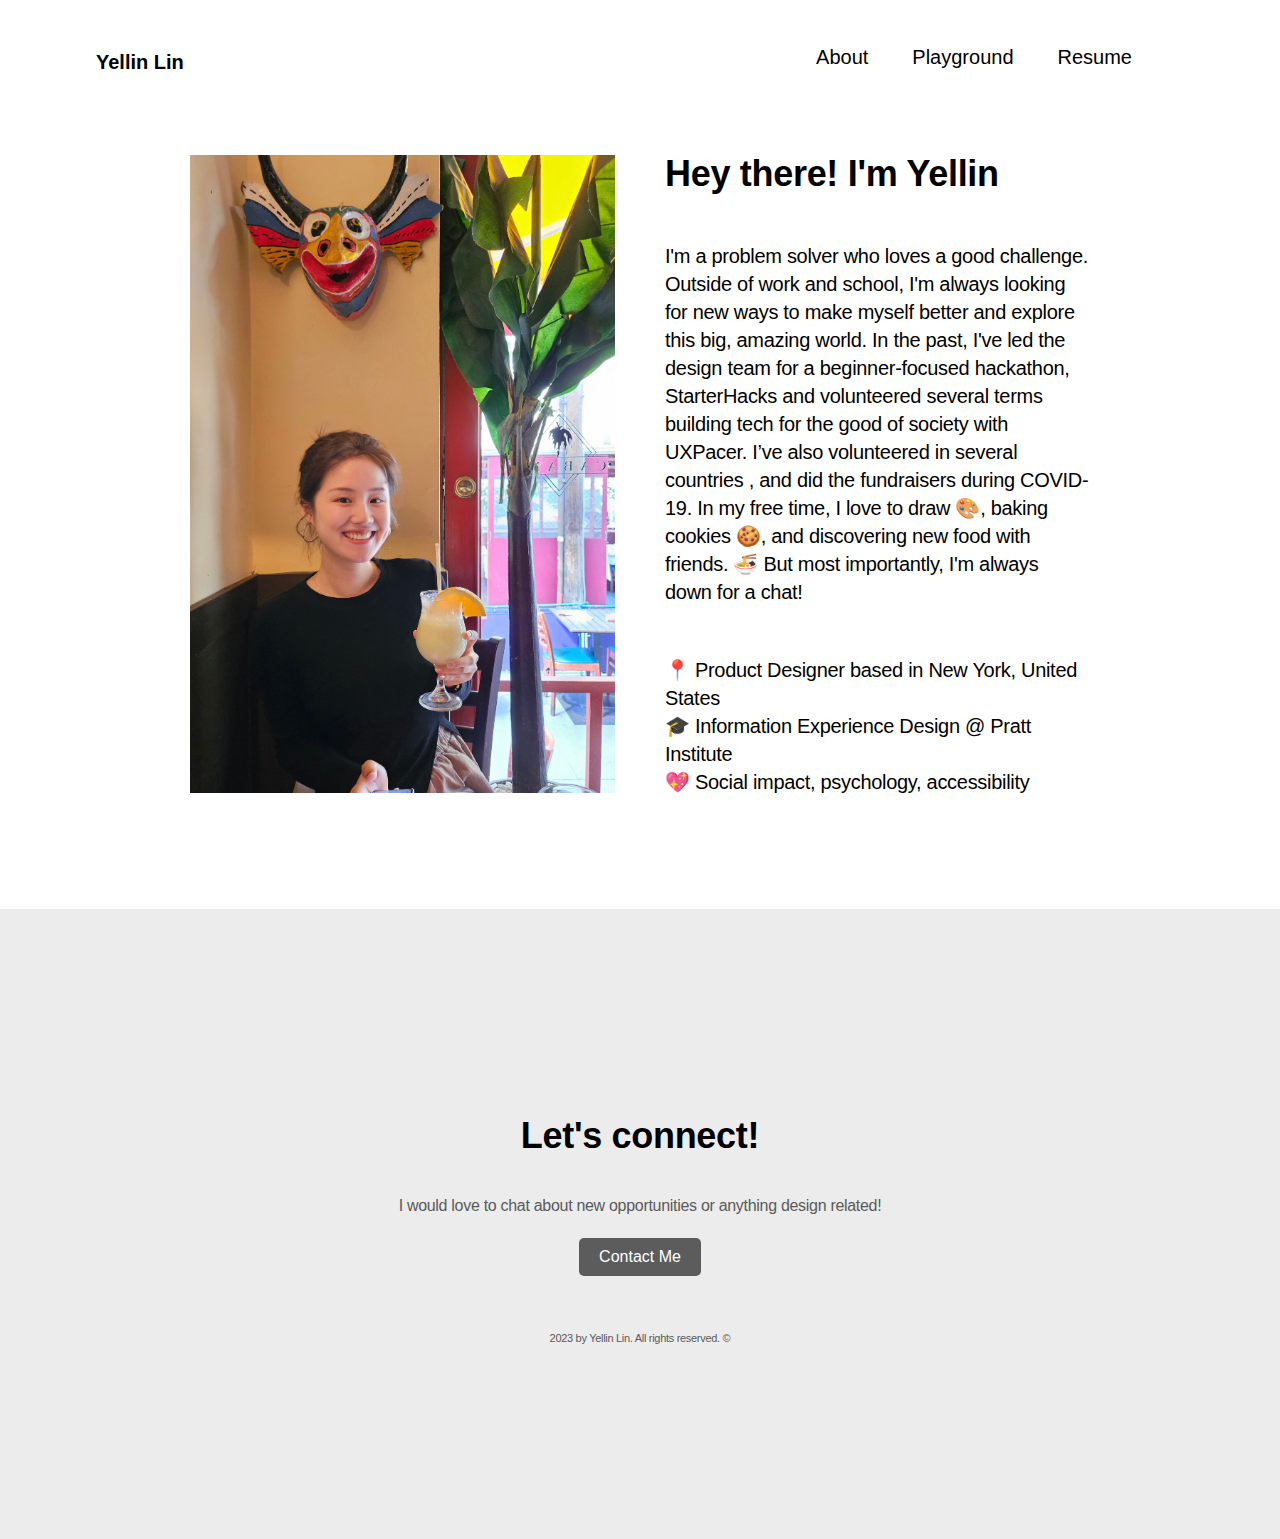
<file: about.html>
<!DOCTYPE html>
<html lang="eng">

    <head>
        <meta charset="utf-8">
        <meta name="viewport" content="width=device-width,initial-scale=1.0">
        <title>About</title>
        <link rel="stylesheet" href="about.css" />
    </head>

<body>
    <body>
        <header>
            <nav>
                <a href="index.html">
                    <div class="name">Yellin Lin</div>
                    </a>
                <ul class="nav_links">
                    <li><a href="about.html">About</a></li>
                    <li><a href="playground.html">Playground</a></li>
                    <li><a href="resume.html">Resume</a></li>
                </ul>
            </image>
        </header>

    <div class="flex-container">
        <div class="left-side">
            <img src="images/me.jpg" alt="Image" class="vertical-image">
        </div>
        <div class="right-side">
            <h1>Hey there! I'm Yellin</h1>
            
            <p>I'm a problem solver who loves a good challenge. Outside of work and school, 
                I'm always looking for new ways to make myself better and explore this big, 
                amazing world. In the past, I've led the design team for a beginner-focused hackathon, 
                StarterHacks and volunteered several terms building tech for the good of society with UXPacer. 
                I’ve also volunteered in several countries , and did the fundraisers during COVID-19. 
                In my free time, I love to draw 🎨, baking cookies 🍪, and discovering new food with friends. 
                🍜 But most importantly, I'm always down for a chat!</p>

            <p class="break">📍 Product Designer based in New York, United States</p>
            <p>🎓 Information Experience Design @ Pratt Institute</p> 
            <p>💖 Social impact, psychology, accessibility</p>
        </div>
    </div>

    <br></br><br></br>
    <div class="flex-container-3">
        <div class="centered-content">
            <p class="connect">Let's connect!</p>
            <p class="connect-detail">I would love to chat about new opportunities or anything design related!</p>
            <button class="contact-button">Contact Me</button>
        
            <footer>2023 by Yellin Lin. All rights reserved. &copy;</footer>
        </div>
    </div>

</body>
</file>
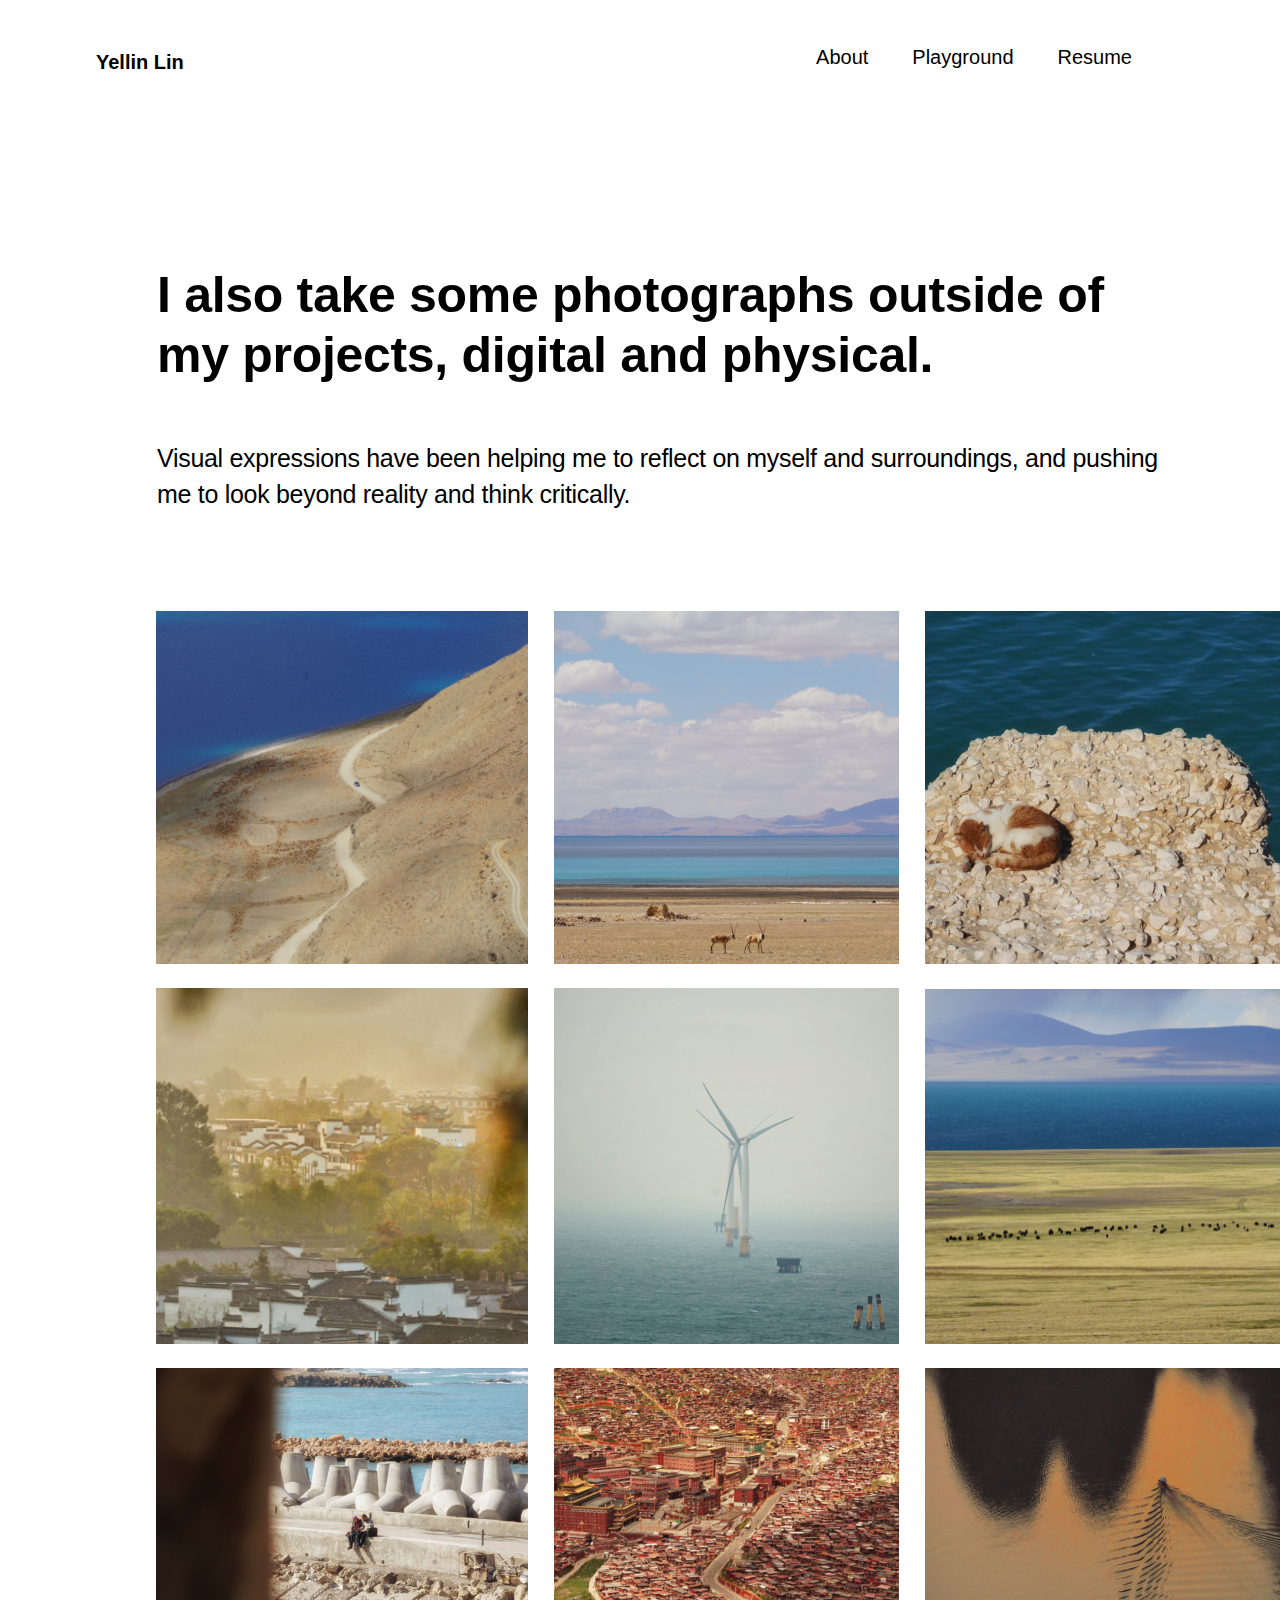
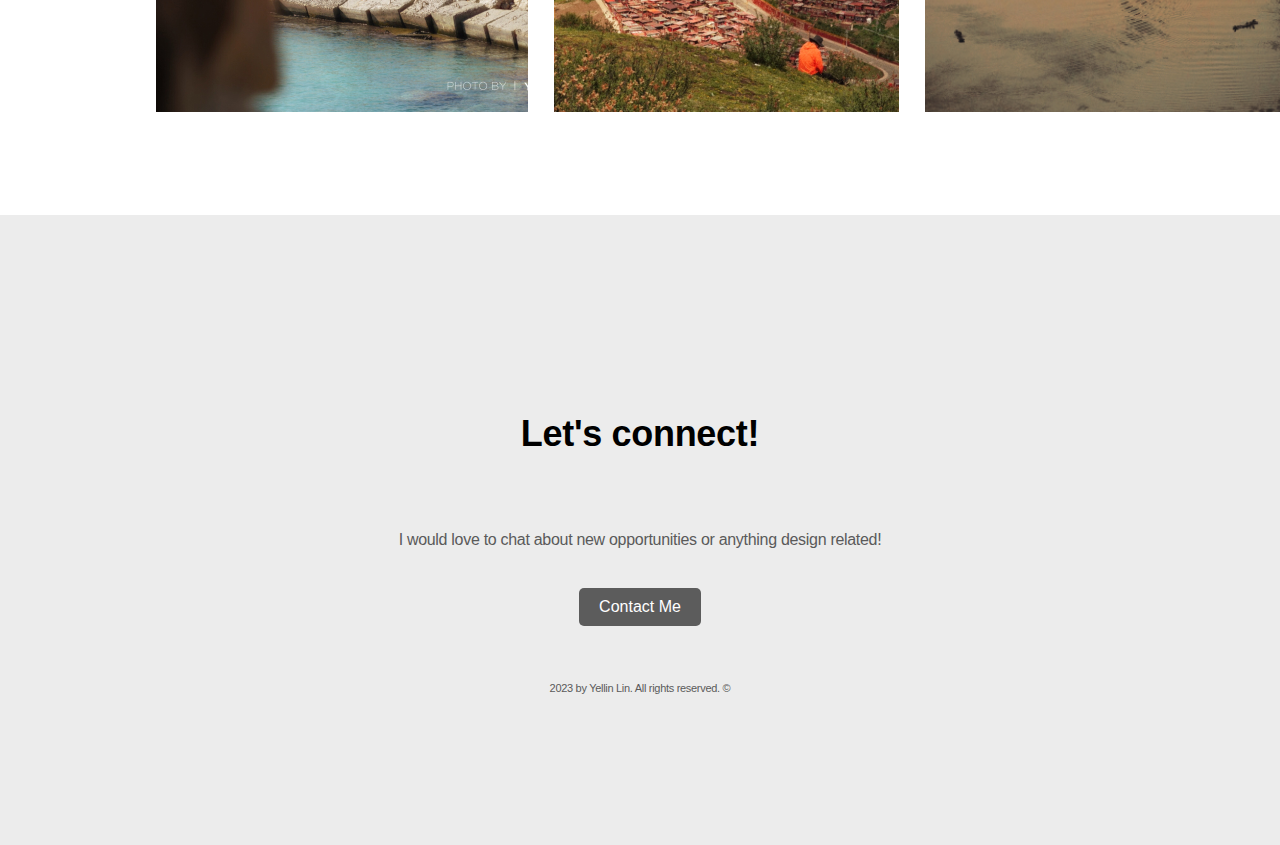
<file: playground.html>
<!DOCTYPE html>
<html lang="eng">

    <head>
        <meta charset="utf-8">
        <meta name="viewport" content="width=device-width,initial-scale=1.0">
        <title>About</title>
        <link rel="stylesheet" href="playground.css" />
    </head>

  <body>
    <header>
      <nav>
        <a href="index.html">
          <div class="name">Yellin Lin</div>
          </a>
          <ul class="nav_links">
              <li><a href="about.html">About</a></li>
              <li><a href="playground.html">Playground</a></li>
              <li><a href="resume.html">Resume</a></li>
          </ul>
      </image>
  </header>
    <div class="sandbox">
      <div class="div">
        <p class="p">
          Visual expressions have been helping me to reflect on myself and surroundings, and pushing me to look beyond
          reality and think critically.
        </p>
        <p class="text-wrapper-5">I also take some photographs outside of my projects, digital and physical.</p>


        </div>
        <div class="group">
          <img class="img" src="images/1.jpg" />
          <img class="img-2" src="images/2.jpg" />
          <img class="img-3" src="images/3.jpg" />
          <img class="img-4" src="images/4.jpg" />
          <img class="img-5" src="images/5.jpg" />
          <img class="img-6" src="images/6.jpg" />
          <img class="img-7" src="images/7.jpg" />
          <img class="img-8" src="images/8.jpg" />
          <img class="img-9" src="images/9.jpg" />
        </div>
      </div>
    
    <div class="flex-container-3">
      <div class="centered-content">
          <p class="connect">Let's connect!</p>
          <p class="connect-detail">I would love to chat about new opportunities or anything design related!</p>
          <button class="contact-button">Contact Me</button>
      
          <footer>2023 by Yellin Lin. All rights reserved. &copy;</footer>
      </div>
  </div>
  </body>
</html>
</file>
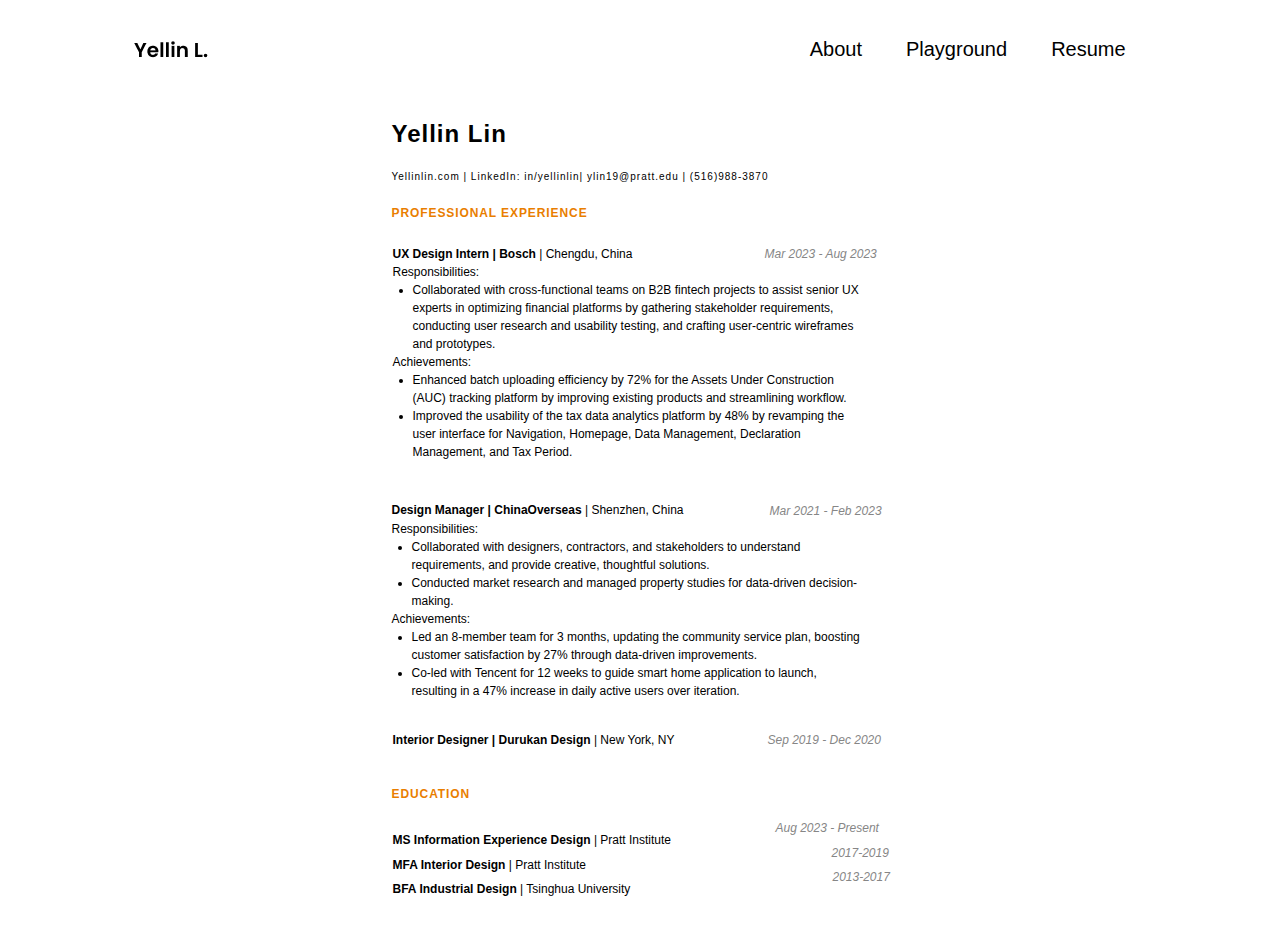
<file: resume.html>
<!DOCTYPE html>
<html lang="eng">

    <head>
        <meta charset="utf-8">
        <meta name="viewport" content="width=device-width,initial-scale=1.0">
        <title>Resume</title>
        <link rel="stylesheet" href="resume.css" />
    </head>
    
  <body>
    <header>
      <image class="logo" src="images/logo.png" alt="logo">
      <nav>
          <ul class="nav_links">
              <li><a href="about.html">About</a></li>
              <li><a href="playground.html">Playground</a></li>
              <li><a href="resume.html">Resume</a></li>
          </ul>
      </image>
  </header>
    <div class="resume">
      <div class="div">
        <div class="name">Yellin Lin</div>

        <p class="contact-info">
          <span class="info-detail">Yellinlin.com | LinkedIn: in/yellinlin| ylin19@pratt.edu | (516)988-3870</span>
        </p>

        <section>
          <div class="professional-experience">PROFESSIONAL EXPERIENCE</div>
          <p class="date-1">Mar 2023 - Aug 2023</p>
          <p class="UX-design-intern">
            <span class="title">UX Design Intern | Bosch</span>
            <span class="subtitle"> | Chengdu, China</span>
         </p>
          <div class="ux-experience">
           <ul>
             <li class="text">
               Responsibilities:
              <ul class="ul-detail">
                  <li class="text">Collaborated with cross-functional teams on B2B fintech projects to assist senior 
                  UX experts in optimizing financial platforms by gathering stakeholder requirements, conducting user 
                   research and usability testing, and crafting user-centric wireframes and prototypes.</li>
               </ul>
             </li>
              <li class="text">
               Achievements:
               <ul class="ul-detail">
                  <li class="text">Enhanced batch uploading efficiency by 72% for the Assets Under Construction 
                    (AUC) tracking platform by improving existing products and streamlining workflow.</li>
                  <li class="text">Improved the usability of the tax data analytics platform by 48% by revamping 
                    the user interface for Navigation, Homepage, Data Management, Declaration Management, and Tax Period.</li>
               </ul>
             </li>
            </ul>
         </div>
         <p class="design-manager">
            <span class="title">Design Manager | ChinaOverseas</span>
           <span class="subtitle"> | Shenzhen, China</span>
          </p>
          <div class="design-experience">
            <ul>
             <li class="text">
                Responsibilities:
                <ul class="ul-detail">
                 <li class="text">Collaborated with designers, contractors, and stakeholders to understand requirements, and provide
                   creative, thoughtful solutions.</li>
                  <li class="text">Conducted market research and managed property studies for data-driven decision-making.</li>
                </ul>
              </li>
              <li class="text">
                Achievements:
                <ul class="ul-detail">
                  <li class="text">Led an 8-member team for 3 months, updating the community service plan, boosting customer satisfaction by
                    27% through data-driven improvements.</li>
                  <li class="text">Co-led with Tencent for 12 weeks to guide smart home application to launch, resulting in a 47% increase
                    in daily active users over iteration.</li>
              </ul>
              </li>
            </ul>
         </div>
         <p class="interior-designer">
           <span class="title">Interior Designer | Durukan Design</span>
           <span class="subtitle"> | New York, NY</span>
         </p>
        </section>

        <section>
          <div class="education-experience">EDUCATION</div>
          <p class="date-2">Mar 2021 - Feb 2023</p>
          <p class="date-3">Sep 2019 - Dec 2020</p>
          <p class="MS-information">
            <span class="title">MS Information Experience Design</span>
            <span class="subtitle">| Pratt Institute</span>
          </p>
          <div class="date-4">Aug 2023 - Present</div>
          <p class="MFA-interior-design">
            <span class="title">MFA Interior Design</span>
            <span class="subtitle">| Pratt Institute </span>
          </p>
         <div class="date-5">2017-2019</div>
         <p class="BFA-industrial">
            <span class="title">BFA Industrial Design</span>
            <span class="subtitle">| Tsinghua University</span>
         </p>
          <div class="date-6">2013-2017</div>
        </section>

      </div>
    </div>
  </body>
</html>
</file>
<file: about.css>
body {
    margin: 0;
    padding: 0;
}
.name {
    position: absolute;
    top: 50px;
    left: 96px;
    font-family: "Poppins-SemiBold", Helvetica;
    font-weight: 600;
    color: #000000;
    font-size: 20px;
    letter-spacing: 0;
    line-height: 24px;
    white-space: nowrap;
  }
li a{ 
    font-family: "Poppins-SemiBold", Helvetica;
    font-weight: 500;
    font-size: 20px;
    color: #000000; 
}

header{
    display:flex;
    justify-content: flex-end;
    align-items: center;
    padding: 30px 10%;
}

.logo{
    margin-right:auto;
}

.nav_links{
    list-style:none;
}

.nav_links li{
    display:inline-block;
    padding: 0px 20px;
}

.nav_links li a {
    transition: all 0.3s ease 0s;
}

.nav_links li a:hover {
    color:#ff6200;
}



a{
    text-decoration: none;
}




.flex-container {
    display: flex;
    justify-content: space-between; 
    align-items: center; 
    padding: 40px; 
}


.left-side {
    padding-left: 150px;
    width: 50%;
}

.vertical-image {
    max-width: 100%;
    height: auto;
    vertical-align: midle;

}

.right-side {
    font-size: 40px;
    padding-left: 50px;
    padding-right: 150px;
    width:50%;
}

h1 {
    font-size: 40px;
    margin: 0;
    font-family: "Poppins-ExtraBold", Helvetica;
    font-weight: 800;
    color: #000000;
    font-size: 36px;
    letter-spacing: -0.3px;
    line-height: 36px; 
    padding-bottom: 50px;
}

p {
    font-size: 28px;
    margin: 0; 
    font-family: "Lato-Regular", Helvetica;
    font-weight: 400;
    color: #000000;
    font-size: 20px;
    letter-spacing: -0.3px;
    line-height: 28px;
}

.flex-container-3 {
    display: flex;
    justify-content: center;
    background-color: #ececec; 
    
    align-items: center;
    height: 70vh; 
}


.centered-content {
    text-align: center;
}

.centered-content img {
    max-width: 100%;
    max-height: 170px; 
}

footer{
    position: relative;
    font-family: "Lato-Regular", Helvetica;
    font-weight: 400;
    color: #5a5a5a;
    font-size: 11px;
    letter-spacing: -0.3px;
    line-height: 24px;
    white-space: nowrap;
    padding-top:50px;
  }

  .contact-button {
    background-color: #5c5c5c; 
    color: #ffffff; 
    border: none;
    border-radius: 5px; 
    padding: 10px 20px; 
    font-size: 16px; 
    cursor: pointer; 
}

.contact-button:hover {
    background-color: #ff9100; 
}

.figure-detail {
    font-family: "Lato-Regular", Helvetica;
    font-weight: 400;
    color: #5a5a5a;
    font-size: 16px;
    text-align: center;
    letter-spacing: -0.3px;
    line-height: 24px;
}

.connect {
    font-family: "Poppins-ExtraBold", Helvetica;
    font-weight: 800;
    color: #000000;
    font-size: 36px;
    text-align: center;
    letter-spacing: -0.3px;
    line-height: 36px;
    padding: 20px;
}

.connect-detail {
    font-family: "Lato-Regular", Helvetica;
    font-weight: 400;
    color: #5a5a5a;
    font-size: 16px;
    text-align: center;
    letter-spacing: -0.3px;
    line-height: 24px;
    padding: 20px;
}

.break {
    padding-top:50px;
}

@media screen and (max-width: 800px){
    .flex-container{
        flex-direction:column;
    }
    .left-side{
        width: 100%;
        padding: 0;
    }
    .right-side{
        width:100%;
        padding:0;
    }
}
</file>
<file: playground.css>
body {
  margin: 0;
  padding: 0;
}

.name {
  position: absolute;
  top: 50px;
  left: 96px;
  font-family: "Poppins-SemiBold", Helvetica;
  font-weight: 600;
  color: #000000;
  font-size: 20px;
  letter-spacing: 0;
  line-height: 24px;
  white-space: nowrap;
}

li a{ 
  font-family: "Poppins-SemiBold", Helvetica;
  font-weight: 500;
  font-size: 20px;
  color: #000000; 
}

header{
  display:flex;
  justify-content: flex-end;
  align-items: center;
  padding: 30px 10%;
}

.logo{
  margin-right:auto;
}

.nav_links{
  list-style:none;
}

.nav_links li{
  display:inline-block;
  padding: 0px 20px;
}

.nav_links li a {
  transition: all 0.3s ease 0s;
}

.nav_links li a:hover {
  color:#ff6200;
}



a{
  text-decoration: none;
}
.sandbox {
  background-color: #ffffff;
  display: flex;
  flex-direction: row;
  justify-content: center;
  width: 100%;
}

.sandbox .div {
  background-color: #ffffff;
  width: 1440px;
  height: 1700px;
  position: relative;
}

.sandbox .text-wrapper {
  position: absolute;
  top: 81px;
  left: 96px;
  font-family: "Poppins-SemiBold", Helvetica;
  font-weight: 600;
  color: #000000;
  font-size: 20px;
  letter-spacing: 0;
  line-height: 24px;
  white-space: nowrap;
}

.sandbox .text-wrapper-2 {
  position: absolute;
  top: 81px;
  left: 1040px;
  font-family: "Poppins-Medium", Helvetica;
  font-weight: 500;
  color: #000000;
  font-size: 20px;
  letter-spacing: 0;
  line-height: 24px;
  white-space: nowrap;
}

.sandbox .text-wrapper-3 {
  position: absolute;
  top: 81px;
  left: 1279px;
  font-family: "Poppins-Medium", Helvetica;
  font-weight: 500;
  color: #000000;
  font-size: 20px;
  letter-spacing: 0;
  line-height: 24px;
  white-space: nowrap;
}

.sandbox .text-wrapper-4 {
  position: absolute;
  top: 81px;
  left: 1156px;
  font-family: "Poppins-Bold", Helvetica;
  font-weight: 700;
  color: #e97e00;
  font-size: 20px;
  letter-spacing: 0;
  line-height: 24px;
  white-space: nowrap;
}

.sandbox .p {
  position: absolute;
  width: 1027px;
  top: 300px;
  left: 157px;
  font-family: "Lato-Regular", Helvetica;
  font-weight: 400;
  color: #000000;
  font-size: 25px;
  letter-spacing: -0.3px;
  line-height: 36px;
}

.sandbox .text-wrapper-5 {
  position: absolute;
  width: 1027px;
  top: 100px;
  left: 157px;
  font-family: "Poppins-ExtraBold", Helvetica;
  font-weight: 800;
  color: #000000;
  font-size: 50px;
  letter-spacing: -0.3px;
  line-height: 60px;
}

.sandbox .line {
  position: absolute;
  width: 1129px;
  height: 1px;
  top: 538px;
  left: 154px;
}

.sandbox .overlap-group {
  position: absolute;
  width: 1440px;
  height: 444px;
  top: 1831px;
  left: 0;
  background-color: #fafafa;
}

.sandbox .text-wrapper-6 {
  position: absolute;
  top: 111px;
  left: 596px;
  font-family: "Poppins-Bold", Helvetica;
  font-weight: 700;
  color: #000000;
  font-size: 35px;
  letter-spacing: -0.3px;
  line-height: 24px;
  white-space: nowrap;
}

.sandbox .text-wrapper-7 {
  position: absolute;
  top: 164px;
  left: 468px;
  font-family: "Lato-Regular", Helvetica;
  font-weight: 400;
  color: #5a5a5a;
  font-size: 18px;
  letter-spacing: -0.3px;
  line-height: 24px;
  white-space: nowrap;
}

.sandbox .text-wrapper-8 {
  position: absolute;
  top: 381px;
  left: 165px;
  font-family: "Lato-Regular", Helvetica;
  font-weight: 400;
  color: #5a5a5a;
  font-size: 11px;
  letter-spacing: -0.3px;
  line-height: 24px;
  white-space: nowrap;
}

.sandbox .overlap {
  position: absolute;
  width: 193px;
  height: 40px;
  top: 218px;
  left: 623px;
  background-color: #606060;
  border-radius: 50px;
}

.sandbox .text-wrapper-9 {
  position: absolute;
  top: 6px;
  left: 51px;
  font-family: "Poppins-Bold", Helvetica;
  font-weight: 700;
  color: #ffffff;
  font-size: 16px;
  letter-spacing: -0.3px;
  line-height: 24px;
  white-space: nowrap;
}

.sandbox .group {
  position: absolute;
  width: 1129px;
  height: 1101px;
  top: 611px;
  left: 156px;
}

.sandbox .img {
  position: absolute;
  width: 360px;
  height: 355px;
  top: 378px;
  left: 769px;
  object-fit: cover;
}

.sandbox .img-2 {
  position: absolute;
  width: 372px;
  height: 356px;
  top: 377px;
  left: 0;
  object-fit: cover;
}

.sandbox .img-3 {
  position: absolute;
  width: 345px;
  height: 353px;
  top: 0;
  left: 398px;
  object-fit: cover;
}

.sandbox .img-4 {
  position: absolute;
  width: 345px;
  height: 356px;
  top: 377px;
  left: 398px;
  object-fit: cover;
}

.sandbox .img-5 {
  position: absolute;
  width: 372px;
  height: 353px;
  top: 0;
  left: 0;
  object-fit: cover;
}

.sandbox .img-6 {
  position: absolute;
  width: 360px;
  height: 353px;
  top: 0;
  left: 769px;
  object-fit: cover;
}

.sandbox .img-7 {
  position: absolute;
  width: 372px;
  height: 344px;
  top: 757px;
  left: 0;
  object-fit: cover;
}

.sandbox .img-8 {
  position: absolute;
  width: 360px;
  height: 344px;
  top: 757px;
  left: 769px;
  object-fit: cover;
}

.sandbox .img-9 {
  position: absolute;
  width: 345px;
  height: 344px;
  top: 757px;
  left: 398px;
  object-fit: cover;
}

.flex-container-3 {
  display: flex;
  justify-content: center;
  background-color: #ececec; 
  
  align-items: center;
  height: 70vh; 
}


.centered-content {
  text-align: center;
}

.centered-content img {
  max-width: 100%;
  max-height: 170px; 
}

footer{
  position: relative;
  font-family: "Lato-Regular", Helvetica;
  font-weight: 400;
  color: #5a5a5a;
  font-size: 11px;
  letter-spacing: -0.3px;
  line-height: 24px;
  white-space: nowrap;
  padding-top:50px;
}

.contact-button {
  background-color: #5c5c5c; 
  color: #ffffff; 
  border: none;
  border-radius: 5px; 
  padding: 10px 20px; 
  font-size: 16px; 
  cursor: pointer; 
}

.contact-button:hover {
  background-color: #ff9100; 
}

.figure-detail {
  font-family: "Lato-Regular", Helvetica;
  font-weight: 400;
  color: #5a5a5a;
  font-size: 16px;
  text-align: center;
  letter-spacing: -0.3px;
  line-height: 24px;
}

.connect {
  font-family: "Poppins-ExtraBold", Helvetica;
  font-weight: 800;
  color: #000000;
  font-size: 36px;
  text-align: center;
  letter-spacing: -0.3px;
  line-height: 36px;
  padding: 20px;
}

.connect-detail {
  font-family: "Lato-Regular", Helvetica;
  font-weight: 400;
  color: #5a5a5a;
  font-size: 16px;
  text-align: center;
  letter-spacing: -0.3px;
  line-height: 24px;
  padding: 20px;
}
</file>
<file: resume.css>
li a{ 
  font-family: "Poppins-SemiBold", Helvetica;
  font-weight: 500;
  font-size: 20px;
  color: #000000; 
}

header{
  display:flex;
  justify-content: flex-end;
  align-items: center;
  padding: 30px 10%;
}

.logo{
  margin-right:auto;
}

.nav_links{
  list-style:none;
}

.nav_links li{
  display:inline-block;
  padding: 0px 20px;
}

.nav_links li a {
  transition: all 0.3s ease 0s;
}

.nav_links li a:hover {
  color:#ff6200;
}



a{
  text-decoration: none;
}


.resume {
  background-color: #ffffff;
  display: flex;
  flex-direction: row;
  justify-content: center;
  width: 100%;
}

.resume .div {
  background-color: #ffffff;
  width: 595px;
  height: 842px;
  position: relative;
  display: flex;
  max-width: 100%;
}

.resume .name{
  position: absolute;
  top: 29px;
  left: 49px;
  font-family: "Poppins-Bold", Helvetica;
  font-weight: 700;
  color: #000000;
  font-size: 24px;
  letter-spacing: 1px;
  line-height: normal;
}

.resume .contact-info {
  position: absolute;
  width: 448px;
  top: 70px;
  left: 49px;
  font-family: "Poppins-Regular", Helvetica;
  font-weight: 400;
  color: #000000;
  font-size: 10px;
  letter-spacing: 1px;
  line-height: normal;
}

.resume .info-detail {
  font-family: "Poppins-Regular", Helvetica;
  font-weight: 400;
  color: #000000;
  font-size: 10px;
  letter-spacing: 1px;
}

.resume .date-1 {
  position: absolute;
  top: 144px;
  left: 422px;
  font-family: "Poppins-Italic", Helvetica;
  font-weight: 400;
  font-style: italic;
  color: #868686;
  font-size: 12px;
  letter-spacing: 0;
  line-height: normal;
}

.resume .ux-experience {
  width: 470px;
  height: 214px;
  top: 172px;
  left: 50px;
  display: flex;
  flex-direction: column;
  align-items: flex-start;
  gap: 2px;
  position: absolute;
}

.resume .design-experience {
  width: 471px;
  height: 206px;
  top: 429px;
  left: 49px;
  display: flex;
  flex-direction: column;
  align-items: flex-start;
  gap: 2px;
  position: absolute;
}

.resume .UX-design-intern {
  position: absolute;
  top: 144px;
  left: 50px;
  font-family: "Poppins-Bold", Helvetica;
  font-weight: 400;
  color: #000000;
  font-size: 12px;
  letter-spacing: 0;
  line-height: normal;
}

.resume .title {
  font-weight: 700;
}

.resume .subtitle {
  font-family: "Poppins-Regular", Helvetica;
}


.resume .text {
  position: relative;
  align-self: stretch;
  font-family: "Lato-Medium", Helvetica;
  font-weight: 500;
  color: #000000;
  font-size: 12px;
  letter-spacing: 0;
  line-height: 18px;
}

ul {
  list-style-type: none;
  margin: 0;
  padding: 0;
}

.ul-detail {
  list-style-type: disc;
}

li {
  margin: 0;
  padding: 0;
}

li ul {
  margin-left: 20px;
}


.resume .interior-designer {
  position: absolute;
  top: 630px;
  left: 50px;
  font-family: "Poppins-Bold", Helvetica;
  font-weight: 400;
  color: #000000;
  font-size: 12px;
  letter-spacing: 0;
  line-height: normal;
}

.resume .professional-experience {
  position: absolute;
  top: 115px;
  left: 49px;
  font-family: "Poppins-Bold", Helvetica;
  font-weight: 700;
  color: #e97e00;
  font-size: 12px;
  letter-spacing: 0.91px;
  line-height: normal;
}

.resume .education-experience {
  position: absolute;
  top: 696px;
  left: 49px;
  font-family: "Poppins-Bold", Helvetica;
  font-weight: 700;
  color: #e97e00;
  font-size: 12px;
  letter-spacing: 0.91px;
  line-height: normal;
}

.resume .date-2 {
  position: absolute;
  top: 401px;
  left: 427px;
  font-family: "Poppins-Italic", Helvetica;
  font-weight: 400;
  font-style: italic;
  color: #868686;
  font-size: 12px;
  letter-spacing: 0;
  line-height: normal;
}

.resume .date-3 {
  position: absolute;
  top: 630px;
  left: 425px;
  font-family: "Poppins-Italic", Helvetica;
  font-weight: 400;
  font-style: italic;
  color: #868686;
  font-size: 12px;
  letter-spacing: 0;
  line-height: normal;
}

.resume .MS-information {
  position: absolute;
  top: 730px;
  left: 50px;
  font-family: "Poppins-Bold", Helvetica;
  font-weight: 400;
  color: #000000;
  font-size: 12px;
  letter-spacing: 0;
  line-height: normal;
}

.resume .date-4 {
  position: absolute;
  top: 730px;
  left: 433px;
  font-family: "Poppins-Italic", Helvetica;
  font-weight: 400;
  font-style: italic;
  color: #868686;
  font-size: 12px;
  letter-spacing: 0;
  line-height: normal;
}

.resume .MFA-interior-design {
  position: absolute;
  top: 755px;
  left: 50px;
  font-family: "Poppins-Bold", Helvetica;
  font-weight: 400;
  color: #000000;
  font-size: 12px;
  letter-spacing: 0;
  line-height: normal;
}

.resume .date-5 {
  top: 755px;
  left: 489px;
  position: absolute;
  font-family: "Poppins-Italic", Helvetica;
  font-weight: 400;
  font-style: italic;
  color: #868686;
  font-size: 12px;
  letter-spacing: 0;
  line-height: normal;
}

.resume .BFA-industrial {
  position: absolute;
  top: 779px;
  left: 50px;
  font-family: "Poppins-Bold", Helvetica;
  font-weight: 400;
  color: #000000;
  font-size: 12px;
  letter-spacing: 0;
  line-height: normal;
}

.resume .date-6 {
  top: 779px;
  left: 490px;
  position: absolute;
  font-family: "Poppins-Italic", Helvetica;
  font-weight: 400;
  font-style: italic;
  color: #868686;
  font-size: 12px;
  letter-spacing: 0;
  line-height: normal;
}

.resume .design-manager {
  position: absolute;
  width: 316px;
  top: 400px;
  left: 49px;
  font-family: "Poppins-Bold", Helvetica;
  font-weight: 400;
  color: #000000;
  font-size: 12px;
  letter-spacing: 0;
  line-height: normal;
}
</file>
